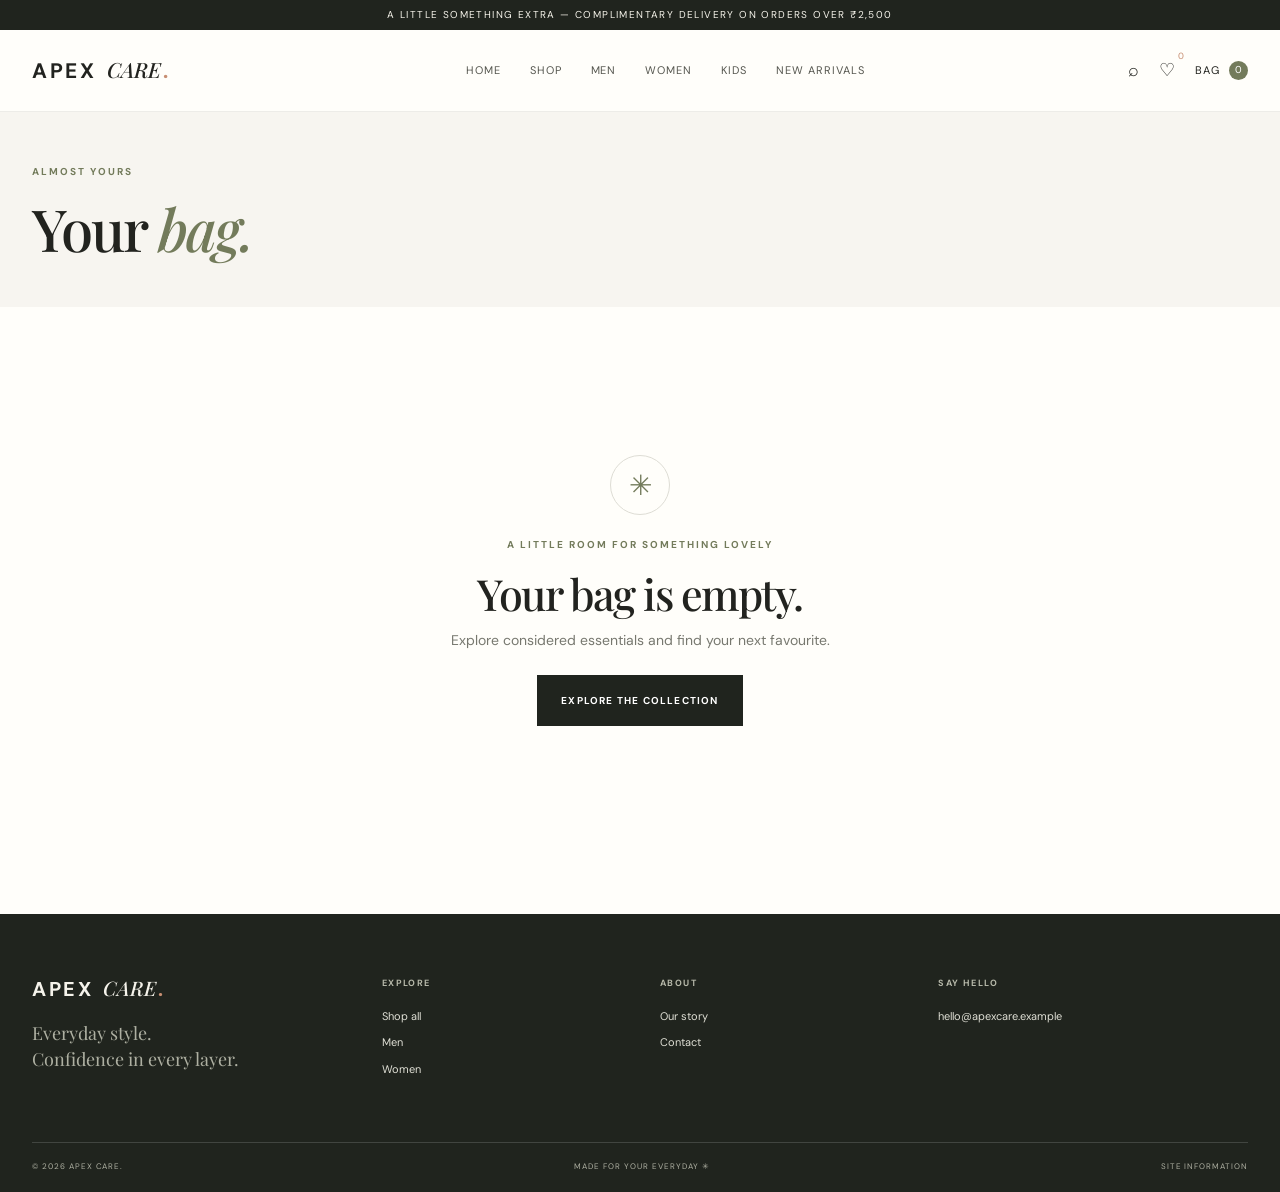
<file: docs/cart.html>
<!doctype html><html lang="en"><head><meta charset="utf-8"><meta name="viewport" content="width=device-width, initial-scale=1"><meta name="description" content="Review your APEX CARE shopping bag."><meta name="theme-color" content="#f7f5f0"><title>Your Bag | APEX CARE</title><link rel="preconnect" href="https://fonts.googleapis.com"><link rel="preconnect" href="https://fonts.gstatic.com" crossorigin><link href="https://fonts.googleapis.com/css2?family=DM+Sans:wght@400;500;600;700&family=Playfair+Display:wght@500;600;700&display=swap" rel="stylesheet"><link rel="stylesheet" href="css/style.css"></head><body><div class="announcement-bar">A little something extra — complimentary delivery on orders over ₹2,500</div><header class="site-header"><a class="brand" href="index.html">APEX <span>CARE</span><span class="brand-dot">.</span></a><button class="menu-toggle" type="button" aria-label="Toggle navigation" aria-expanded="false">☰</button><nav class="main-nav" aria-label="Main navigation"><a href="index.html">Home</a><a href="shop.html">Shop</a><a href="shop.html?category=Men">Men</a><a href="shop.html?category=Women">Women</a><a href="shop.html?category=Kids">Kids</a><a href="shop.html?new=true">New arrivals</a></nav><div class="header-actions"><a href="shop.html" class="header-icon" aria-label="Search">⌕</a><a href="shop.html#wishlist" class="header-icon wishlist-header" aria-label="Wishlist">♡<sup data-wishlist-count>0</sup></a><a data-nav href="cart.html" class="header-icon bag-link" aria-label="Shopping bag">Bag <span data-cart-count>0</span></a></div></header><main><section class="page-hero compact-hero"><div class="container"><p class="eyebrow">ALMOST YOURS</p><h1>Your <em>bag.</em></h1></div></section><section class="container cart-section" id="cart-root"></section></main><footer class="site-footer"><div class="footer-top"><div><a class="brand brand-footer" href="index.html">APEX <span>CARE</span><span class="brand-dot">.</span></a><p>Everyday style.<br>Confidence in every layer.</p></div><div><h3>Explore</h3><a href="shop.html">Shop all</a><a href="shop.html?category=Men">Men</a><a href="shop.html?category=Women">Women</a></div><div><h3>About</h3><a href="about.html">Our story</a><a href="contact.html">Contact</a></div><div><h3>Say hello</h3><a href="mailto:hello@apexcare.example">hello@apexcare.example</a></div></div><div class="footer-bottom"><span>© <span data-year></span> APEX CARE.</span><span>MADE FOR YOUR EVERYDAY ✳</span><a href="README.md">Site information</a></div></footer><script src="js/products.js"></script><script src="js/main.js"></script><script src="js/cart.js"></script></body></html>
</file>
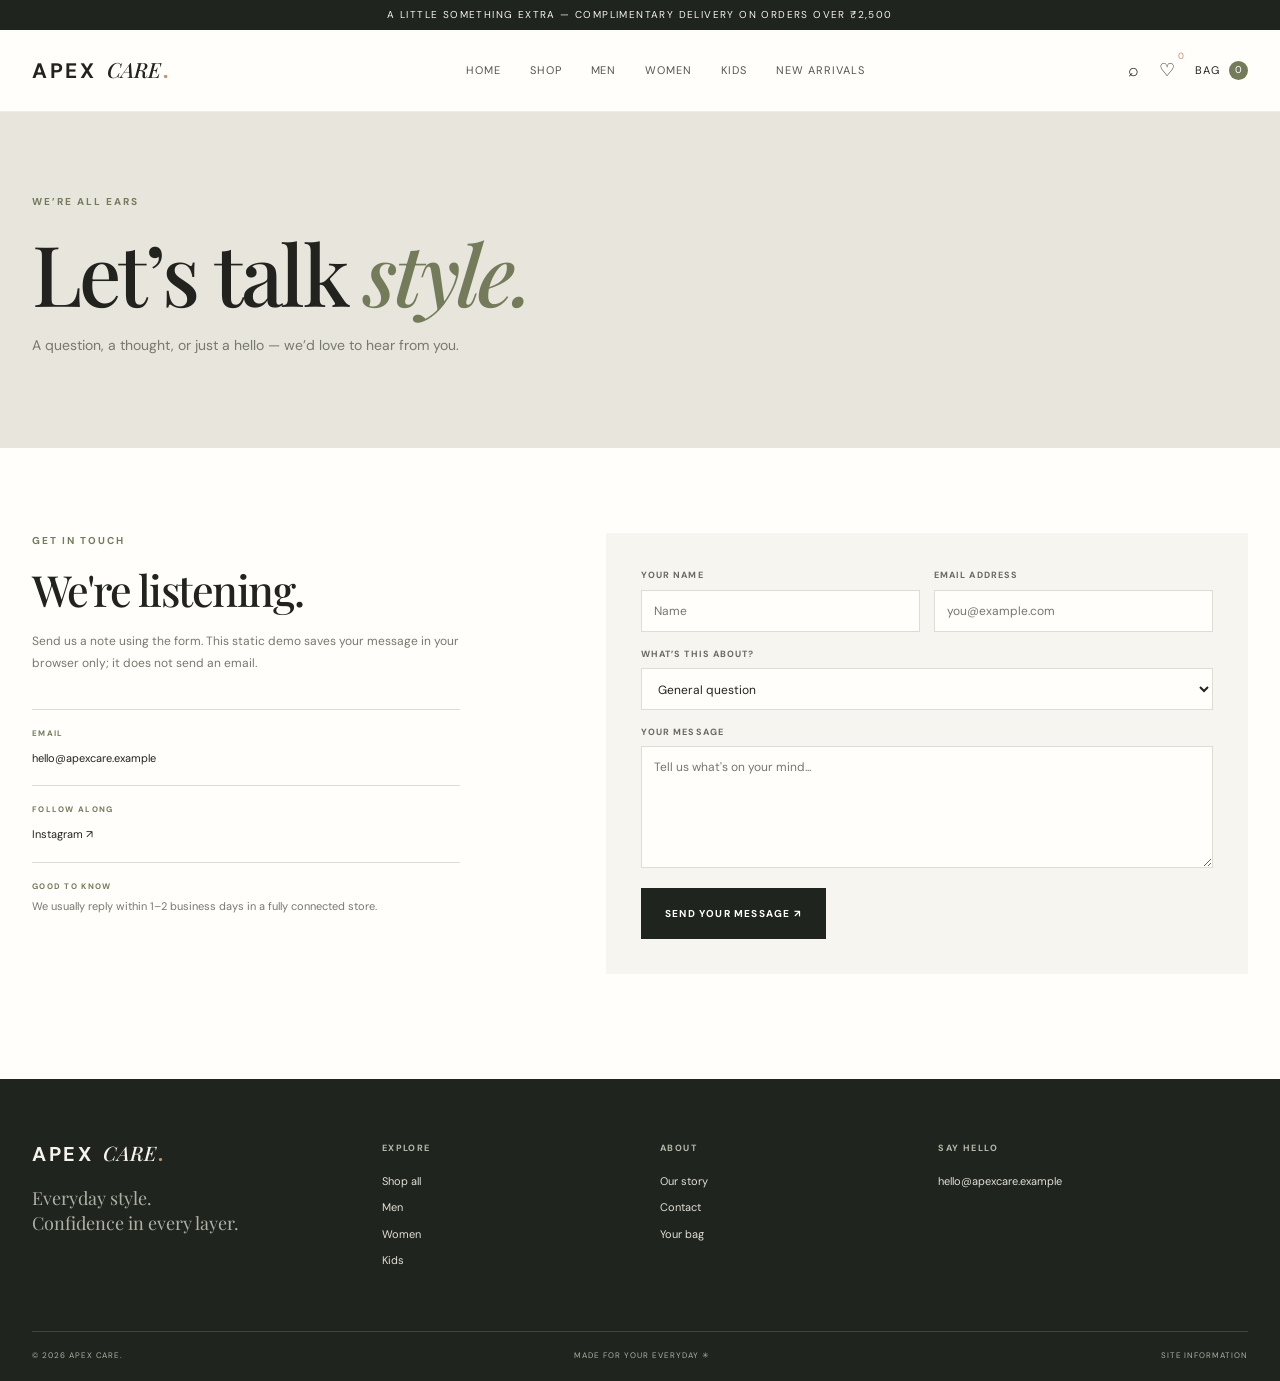
<file: docs/contact.html>
<!doctype html><html lang="en"><head><meta charset="utf-8"><meta name="viewport" content="width=device-width, initial-scale=1"><meta name="description" content="Get in touch with APEX CARE."><meta name="theme-color" content="#f7f5f0"><title>Contact | APEX CARE</title><link rel="preconnect" href="https://fonts.googleapis.com"><link rel="preconnect" href="https://fonts.gstatic.com" crossorigin><link href="https://fonts.googleapis.com/css2?family=DM+Sans:wght@400;500;600;700&family=Playfair+Display:wght@500;600;700&display=swap" rel="stylesheet"><link rel="stylesheet" href="css/style.css"></head><body><div class="announcement-bar">A little something extra — complimentary delivery on orders over ₹2,500</div><header class="site-header"><a class="brand" href="index.html">APEX <span>CARE</span><span class="brand-dot">.</span></a><button class="menu-toggle" type="button" aria-label="Toggle navigation" aria-expanded="false">☰</button><nav class="main-nav" aria-label="Main navigation"><a href="index.html">Home</a><a href="shop.html">Shop</a><a href="shop.html?category=Men">Men</a><a href="shop.html?category=Women">Women</a><a href="shop.html?category=Kids">Kids</a><a href="shop.html?new=true">New arrivals</a></nav><div class="header-actions"><a href="shop.html" class="header-icon" aria-label="Search">⌕</a><a href="shop.html#wishlist" class="header-icon wishlist-header" aria-label="Wishlist">♡<sup data-wishlist-count>0</sup></a><a href="cart.html" class="header-icon bag-link" aria-label="Shopping bag">Bag <span data-cart-count>0</span></a></div></header><main><section class="page-hero contact-hero"><div class="container"><p class="eyebrow">WE’RE ALL EARS</p><h1>Let’s talk <em>style.</em></h1><p>A question, a thought, or just a hello — we’d love to hear from you.</p></div></section><section class="container contact-layout"><div class="contact-intro"><p class="eyebrow">GET IN TOUCH</p><h2>We're listening.</h2><p>Send us a note using the form. This static demo saves your message in your browser only; it does not send an email.</p><div class="contact-detail"><span>EMAIL</span><a href="mailto:hello@apexcare.example">hello@apexcare.example</a></div><div class="contact-detail"><span>FOLLOW ALONG</span><a href="https://www.instagram.com/" target="_blank" rel="noopener">Instagram ↗</a></div><div class="contact-detail"><span>GOOD TO KNOW</span><p>We usually reply within 1–2 business days in a fully connected store.</p></div></div><div class="contact-form-wrap"><form id="contact-form" class="contact-form"><div class="form-two"><label>Your name<input type="text" name="name" placeholder="Name" required minlength="2" autocomplete="name"></label><label>Email address<input type="email" name="email" placeholder="you@example.com" required autocomplete="email"></label></div><label>What’s this about?<select name="topic"><option>General question</option><option>Product information</option><option>Order support</option><option>Collaboration</option></select></label><label>Your message<textarea name="message" rows="6" placeholder="Tell us what's on your mind..." required minlength="10"></textarea></label><button type="submit" class="button button-dark">Send your message ↗</button></form><div id="contact-success" class="form-success" hidden><span>✓</span><h3>Thanks for reaching out.</h3><p>Your message has been saved in this browser as a demo. No email was sent.</p></div></div></section></main><footer class="site-footer"><div class="footer-top"><div><a class="brand brand-footer" href="index.html">APEX <span>CARE</span><span class="brand-dot">.</span></a><p>Everyday style.<br>Confidence in every layer.</p></div><div><h3>Explore</h3><a href="shop.html">Shop all</a><a href="shop.html?category=Men">Men</a><a href="shop.html?category=Women">Women</a><a href="shop.html?category=Kids">Kids</a></div><div><h3>About</h3><a href="about.html">Our story</a><a href="contact.html">Contact</a><a href="cart.html">Your bag</a></div><div><h3>Say hello</h3><a href="mailto:hello@apexcare.example">hello@apexcare.example</a></div></div><div class="footer-bottom"><span>© <span data-year></span> APEX CARE.</span><span>MADE FOR YOUR EVERYDAY ✳</span><a href="README.md">Site information</a></div></footer><script src="js/products.js"></script><script src="js/main.js"></script><script src="js/contact.js"></script></body></html>
</file>
<file: docs/css/style.css>
:root{--paper:#f7f5f0;--white:#fffefa;--ink:#22231f;--muted:#77786f;--line:#deddd5;--olive:#737b5b;--olive-dark:#4e5740;--clay:#c78e72;--dark:#20241e;--serif:'Playfair Display',Georgia,serif;--sans:'DM Sans',Arial,sans-serif;--content:1240px;--shadow:0 18px 55px rgba(32,36,30,.12)}
*{box-sizing:border-box}html{scroll-behavior:smooth}body{margin:0;background:var(--white);color:var(--ink);font-family:var(--sans);font-size:14px;line-height:1.6}body.modal-open{overflow:hidden}a{color:inherit;text-decoration:none}button,input,select,textarea{font:inherit}button{cursor:pointer}img{display:block;max-width:100%}.container{width:min(var(--content),calc(100% - 64px));margin-inline:auto}.announcement-bar{height:30px;display:flex;align-items:center;justify-content:center;background:var(--dark);color:#f6f4eb;font-size:10px;letter-spacing:.14em;text-transform:uppercase;text-align:center;padding:0 14px}.site-header{height:82px;padding:0 max(32px,calc((100vw - var(--content))/2));display:flex;align-items:center;justify-content:space-between;background:var(--white);border-bottom:1px solid rgba(34,35,31,.08);position:relative;z-index:20}.brand{font-size:21px;letter-spacing:.13em;font-weight:700;white-space:nowrap}.brand>span:first-child{font-family:var(--serif);font-weight:500;font-style:italic;letter-spacing:0;padding:0 2px}.brand-dot{color:var(--clay)}.main-nav{display:flex;align-items:center;gap:29px;margin-left:32px}.main-nav a{font-size:11px;letter-spacing:.09em;text-transform:uppercase;color:#55564f;position:relative;padding:9px 0}.main-nav a:after{content:'';position:absolute;left:0;right:100%;bottom:2px;height:1px;background:var(--olive);transition:right .25s}.main-nav a:hover:after,.main-nav a.is-active:after{right:0}.main-nav a.is-active{color:var(--ink)}.header-actions{display:flex;align-items:center;gap:20px}.header-icon{border:0;background:transparent;color:var(--ink);font-size:18px;position:relative;white-space:nowrap}.header-icon sup{font-size:9px;position:absolute;top:-7px;right:-9px;color:var(--clay)}.bag-link{font-size:11px;letter-spacing:.08em;text-transform:uppercase}.bag-link span{display:inline-flex;align-items:center;justify-content:center;background:var(--olive);color:white;border-radius:50%;width:19px;height:19px;margin-left:5px;font-size:10px}.menu-toggle{display:none;background:none;border:0;font-size:22px;color:var(--ink)}.eyebrow{font-size:10px;letter-spacing:.2em;text-transform:uppercase;color:var(--olive);font-weight:700;margin:0 0 17px}.light-eyebrow{color:#e7e3d7}h1,h2,h3,p{margin-top:0}h1,h2{font-family:var(--serif);font-weight:500;letter-spacing:-.035em;line-height:1.08}h1 em,h2 em{font-weight:500;color:var(--olive);font-style:italic}h1{font-size:clamp(48px,6.2vw,86px);margin-bottom:20px}h2{font-size:clamp(35px,4vw,53px);margin-bottom:0}.button{display:inline-flex;justify-content:center;align-items:center;gap:25px;min-height:51px;padding:0 23px;border:1px solid transparent;text-transform:uppercase;letter-spacing:.12em;font-size:10px;font-weight:700;transition:transform .25s,background .25s,color .25s,border-color .25s}.button:hover{transform:translateY(-2px)}.button-dark{background:var(--dark);color:white}.button-dark:hover{background:var(--olive-dark)}.button-light{background:var(--white);color:var(--dark)}.button-light:hover{background:#e7e5dc}.button-outline{border-color:var(--ink);background:transparent;color:var(--ink)}.button-full{width:100%}.underlined-link{font-size:10px;letter-spacing:.13em;text-transform:uppercase;font-weight:700;border-bottom:1px solid var(--olive);padding:0 0 7px;white-space:nowrap}.underlined-link:hover{color:var(--olive)}.section{padding-top:94px;padding-bottom:94px}.section-soft{background:var(--paper)}.section-heading{display:flex;align-items:flex-end;justify-content:space-between;gap:25px;margin-bottom:35px}.section-heading .eyebrow{margin-bottom:12px}.hero{min-height:630px;background:#626a52;display:grid;grid-template-columns:42% 58%;overflow:hidden}.hero-copy{position:relative;z-index:1;padding:92px 30px 65px max(52px,calc((100vw - var(--content))/2));color:white;display:flex;flex-direction:column;align-items:flex-start;justify-content:center}.hero-copy h1{font-size:clamp(58px,7vw,94px);margin-bottom:21px}.hero-copy h1 em{color:#d9d7c6}.hero-copy>p:not(.eyebrow){max-width:310px;color:#e9e9df;font-size:13px;margin-bottom:32px}.hero-visual{position:relative;overflow:hidden;min-height:630px;background:linear-gradient(135deg,#d8c7b6,#87907b)}.hero-visual:after{content:'';position:absolute;inset:0;background:linear-gradient(90deg,rgba(35,40,31,.13),transparent 35%),linear-gradient(0deg,rgba(25,28,22,.12),transparent 45%)}.hero-visual img{width:100%;height:100%;object-fit:cover;position:absolute;inset:0}.hero-vertical{position:absolute;z-index:2;right:23px;top:35px;writing-mode:vertical-rl;color:white;font-size:9px;letter-spacing:.23em}.hero-stamp{position:absolute;z-index:2;right:60px;bottom:48px;width:112px;height:112px;border:1px solid rgba(255,255,255,.85);border-radius:50%;display:flex;align-items:center;justify-content:center;text-align:center;color:white;font-size:10px;letter-spacing:.15em;line-height:1.6;transform:rotate(12deg)}.hero-stamp span{font-size:20px;margin-left:4px}.hero-index{display:flex;gap:13px;align-items:center;position:absolute;left:max(52px,calc((100vw - var(--content))/2));bottom:31px;font-size:9px;letter-spacing:.13em;color:#e2e3d9}.hero-index i{width:46px;height:1px;background:#b7bca9}.ticker{height:51px;overflow:hidden;background:#e7e5dc;display:flex;align-items:center;white-space:nowrap}.ticker div{font-family:var(--serif);font-size:17px;letter-spacing:.17em;animation:ticker 27s linear infinite}.ticker span{padding:0 38px;color:var(--olive)}@keyframes ticker{from{transform:translateX(0)}to{transform:translateX(-22%)}}.category-grid{display:grid;grid-template-columns:1fr 1fr 1fr;gap:16px}.category-tile{height:370px;position:relative;display:flex;flex-direction:column;justify-content:flex-end;padding:26px;color:white;overflow:hidden;background:linear-gradient(145deg,#c9b6a6,#7d806b)}.category-tile:after{content:'';position:absolute;inset:0;background:linear-gradient(0deg,rgba(22,24,19,.68),transparent 66%);transition:opacity .3s}.category-tile img{position:absolute;inset:0;width:100%;height:100%;object-fit:cover;transition:transform .6s}.category-tile:hover img{transform:scale(1.045)}.category-tile span,.category-tile strong,.category-tile i{position:relative;z-index:1}.category-tile span{font-size:9px;letter-spacing:.16em;margin-bottom:8px;color:#e3e0d7}.category-tile strong{font-family:var(--serif);font-size:34px;font-weight:500;line-height:1.2}.category-tile i{font-size:10px;font-style:normal;letter-spacing:.1em;text-transform:uppercase;margin-top:12px}.product-grid{display:grid;grid-template-columns:repeat(4,minmax(0,1fr));gap:30px 17px}.product-card{min-width:0}.product-image-wrap{height:330px;position:relative;overflow:hidden;background:#ebe9e1}.product-image-link{display:block;width:100%;height:100%}.product-image{height:100%;width:100%;object-fit:cover;transition:transform .55s cubic-bezier(.2,.65,.3,1)}.product-card:hover .product-image{transform:scale(1.045)}.image-fallback{background:linear-gradient(145deg,#ddd7cb,#a6aa96)}.product-badge,.discount-badge{position:absolute;top:12px;left:12px;z-index:1;background:var(--white);padding:5px 8px;font-size:8px;letter-spacing:.12em;text-transform:uppercase}.discount-badge{top:auto;bottom:12px;left:12px;background:var(--olive);color:white}.wishlist-btn{position:absolute;right:12px;top:10px;border:0;background:rgba(255,254,250,.9);border-radius:50%;width:34px;height:34px;font-size:18px;color:var(--ink);line-height:1}.wishlist-btn.is-saved{color:#a85e55}.quick-view-btn{position:absolute;left:10px;right:10px;bottom:10px;height:38px;border:0;background:rgba(255,254,250,.94);font-size:9px;text-transform:uppercase;letter-spacing:.13em;font-weight:700;transform:translateY(55px);transition:transform .25s}.product-card:hover .quick-view-btn,.quick-view-btn:focus{transform:translateY(0)}.product-info{padding:13px 1px 0}.product-meta{display:flex;justify-content:space-between;gap:8px;color:#98988e;font-size:9px;text-transform:uppercase;letter-spacing:.1em;margin-bottom:5px}.product-name{display:block;font-size:13px;font-weight:600;line-height:1.4;margin-bottom:5px}.product-name:hover{color:var(--olive-dark)}.product-price{display:flex;align-items:center;gap:9px;font-size:12px}.product-price strong{font-weight:700}.product-price del,.detail-price del,.modal-price del{font-size:10px;color:#99998e}.text-add-btn{margin-top:9px;background:none;border:0;border-bottom:1px solid var(--line);width:100%;display:flex;justify-content:space-between;align-items:center;padding:8px 0 5px;text-transform:uppercase;letter-spacing:.12em;font-size:9px;font-weight:700;color:#505248}.text-add-btn:hover{color:var(--olive)}.text-add-btn span{font-size:16px}.editorial{display:grid;grid-template-columns:1.05fr .95fr;align-items:center;gap:11%;padding-top:100px;padding-bottom:105px}.editorial-photo{height:520px;position:relative;background:#e5dfd4}.editorial-photo img{width:100%;height:100%;object-fit:cover}.editorial-note{position:absolute;right:-27px;bottom:36px;background:#d7c9b7;color:var(--ink);padding:17px 22px;font-family:var(--serif);font-size:16px;line-height:1.15;letter-spacing:.07em}.editorial-copy{max-width:400px;position:relative;padding-bottom:45px}.editorial-copy h2{font-size:clamp(52px,5.5vw,72px);margin-bottom:22px}.editorial-copy>p:not(.eyebrow){color:#717269;line-height:1.9;margin-bottom:29px}.editorial-number{position:absolute;right:0;bottom:0;font-size:9px;letter-spacing:.18em;color:#a5a49a}.promo-banner{min-height:390px;background:#6f775b;color:white;padding:68px max(52px,calc((100vw - var(--content))/2));display:flex;align-items:center;justify-content:space-between;position:relative;overflow:hidden}.promo-banner:after{content:'✳';position:absolute;font-size:400px;line-height:1;color:rgba(255,255,255,.06);right:20%;top:-95px}.promo-content{position:relative;z-index:1}.promo-content h2{font-size:clamp(44px,5vw,63px);margin-bottom:17px}.promo-content h2 em{color:#e2dccd}.promo-content>p:not(.eyebrow){color:#e6e6dc;margin-bottom:24px}.promo-side{z-index:1;border:1px solid rgba(255,255,255,.4);width:160px;height:160px;border-radius:50%;display:flex;flex-direction:column;justify-content:center;align-items:center;font-family:var(--serif);font-size:20px;line-height:1.1;letter-spacing:.13em;transform:rotate(9deg)}.promo-side span{text-align:center;font-size:24px}.promo-side b{font-family:var(--sans);font-size:20px;font-weight:400;margin-top:8px}.rating-mark{font-size:14px;color:#b38b5f;letter-spacing:.1em}.rating-mark small{display:block;color:#8d8d82;font-size:8px;letter-spacing:.13em;text-align:right}.quote-grid{display:grid;grid-template-columns:repeat(3,1fr);gap:18px}.quote-grid blockquote{padding:28px 26px;background:var(--paper);margin:0;min-height:200px}.quote-grid blockquote div{color:#b38b5f;letter-spacing:.1em;font-size:12px}.quote-grid blockquote p{font-family:var(--serif);font-size:18px;line-height:1.55;margin:17px 0 19px}.quote-grid cite{font-style:normal;font-size:9px;text-transform:uppercase;letter-spacing:.12em;color:#85867d}.newsletter-section{background:#e7e5dc;padding:65px max(52px,calc((100vw - var(--content))/2));display:flex;justify-content:space-between;align-items:center;gap:60px}.newsletter-section h2{font-size:44px;margin-bottom:13px}.newsletter-section>div>p:not(.eyebrow){color:#76766c;font-size:12px;margin-bottom:0}.newsletter-form{width:min(440px,100%);display:grid;grid-template-columns:1fr 52px;align-items:center;border-bottom:1px solid var(--ink)}.newsletter-form input{background:transparent;border:0;outline:0;padding:13px 4px;font-size:12px;min-width:0}.newsletter-form button{border:0;background:var(--dark);color:white;height:39px;font-size:19px}.newsletter-form small{grid-column:1/-1;color:#8b8b80;font-size:8px;padding-top:10px}.site-footer{background:#20241e;color:#f5f3eb;padding:58px max(32px,calc((100vw - var(--content))/2)) 19px}.footer-top{display:grid;grid-template-columns:1.3fr 1fr 1fr 1.3fr;gap:40px;padding-bottom:52px}.brand-footer{font-size:20px}.footer-top>div:first-child p{color:#aeb0a2;font-family:var(--serif);font-size:18px;line-height:1.4;margin-top:16px}.footer-top h3{font-size:9px;letter-spacing:.16em;text-transform:uppercase;color:#b7b9aa;margin:4px 0 17px}.footer-top>div>a:not(.brand),.footer-top>div .social-links a{display:block;color:#e0e0d6;font-size:11px;margin:9px 0}.footer-top a:hover{color:#c9b79f}.social-links{display:flex;gap:15px;margin-top:18px}.social-links a{white-space:nowrap}.footer-bottom{border-top:1px solid rgba(255,255,255,.15);padding-top:17px;display:flex;justify-content:space-between;gap:16px;color:#aeb0a2;font-size:8px;letter-spacing:.12em;text-transform:uppercase}.footer-bottom a:hover{color:white}.toast{position:fixed;z-index:80;bottom:25px;left:50%;transform:translate(-50%,20px);background:var(--dark);color:white;padding:13px 22px;font-size:11px;letter-spacing:.04em;opacity:0;pointer-events:none;transition:opacity .2s,transform .2s;box-shadow:var(--shadow);max-width:calc(100% - 30px);text-align:center}.toast.show{opacity:1;transform:translate(-50%,0)}.quick-view-modal{display:none;position:fixed;inset:0;z-index:70;align-items:center;justify-content:center;padding:25px}.quick-view-modal.is-open{display:flex}.modal-backdrop{position:absolute;inset:0;background:rgba(21,23,19,.65)}.modal-panel{position:relative;z-index:1;background:var(--white);width:min(850px,100%);max-height:90vh;overflow:auto;display:grid;grid-template-columns:1fr 1fr;box-shadow:var(--shadow)}.modal-close{position:absolute;z-index:2;right:13px;top:11px;background:var(--white);border:0;width:33px;height:33px;font-size:23px}.modal-image{min-height:480px;background:#ebe9e1}.modal-image img{width:100%;height:100%;object-fit:cover}.modal-copy{padding:55px 42px 35px}.modal-copy h2{font-size:34px;margin-bottom:13px}.modal-price{font-weight:700;margin-bottom:17px}.modal-copy>p:not(.eyebrow,.modal-price){color:#77786f;font-size:12px;line-height:1.8}.modal-copy select,.field-label+select{width:100%;margin:5px 0 15px}.field-label{display:block;font-size:9px;letter-spacing:.13em;text-transform:uppercase;font-weight:700;color:#6b6d62;margin:17px 0 6px}.modal-copy select,.product-detail-copy select,.filter-panel select,.sort-row select,.contact-form select{height:42px;padding:0 12px;background:transparent;border:1px solid var(--line);color:var(--ink);font-size:11px}.modal-copy .button{margin-top:8px}.modal-copy .underlined-link{display:table;margin-top:18px}.page-hero{background:var(--paper);padding:82px 0 78px}.page-hero .container{position:relative}.page-hero h1{font-size:clamp(55px,7vw,84px);margin-bottom:16px}.page-hero p:not(.eyebrow){color:#77786f;max-width:430px}.shop-hero{background:#e7e5dc}.shop-section{padding-top:65px;padding-bottom:105px}.shop-toolbar{display:flex;justify-content:space-between;align-items:flex-end;margin-bottom:27px;gap:25px}.shop-toolbar .eyebrow{margin-bottom:7px}.shop-toolbar h2{font-size:38px}.results-count{display:block;font-size:10px;color:#99998f;margin-top:8px}.shop-search-wrap{position:relative;width:min(300px,100%)}.shop-search-wrap input{width:100%;height:43px;border:0;border-bottom:1px solid var(--line);background:transparent;outline:0;padding:0 32px 0 4px;font-size:11px}.shop-search-wrap span{position:absolute;right:4px;top:8px;font-size:20px}.shop-layout{display:grid;grid-template-columns:220px 1fr;gap:36px}.filter-panel{border-top:1px solid var(--line);padding-top:18px}.filter-heading{display:flex;justify-content:space-between;align-items:center;margin-bottom:25px}.filter-heading h3{font-family:var(--serif);font-size:23px;font-weight:500;margin:0}.filter-heading button{border:0;background:none;text-decoration:underline;font-size:9px;color:#83847a}.filter-panel select{width:100%;margin:0 0 16px}.price-label{display:flex;justify-content:space-between;align-items:center;margin-top:14px}.price-label strong{font-size:10px;color:var(--ink)}input[type=range]{accent-color:var(--olive);width:100%;margin:13px 0 23px}.check-filter{display:flex;align-items:center;gap:9px;font-size:10px;color:#66675f}.check-filter input{accent-color:var(--olive)}.filter-note{margin-top:52px;border:1px solid var(--line);padding:17px 15px}.filter-note span{font-size:22px;color:var(--olive)}.filter-note p{font-family:var(--serif);font-size:17px;line-height:1.3;margin:7px 0 0}.sort-row{display:flex;justify-content:space-between;align-items:center;margin-bottom:17px;color:#88897f;font-size:9px;letter-spacing:.08em;text-transform:uppercase}.sort-row select{border:0;border-bottom:1px solid var(--line);height:34px;padding:0 25px 0 5px;font-size:9px}.shop-results .product-grid{grid-template-columns:repeat(3,minmax(0,1fr));gap:27px 16px}.shop-results .product-image-wrap{height:300px}.no-results{text-align:center;padding:85px 10px}.no-results>span{font-size:35px;color:var(--olive)}.no-results h3{font-family:var(--serif);font-size:30px;font-weight:500;margin:10px 0}.no-results p{color:var(--muted)}.no-results[hidden]{display:none}.compact-hero{padding:52px 0 47px}.compact-hero h1{font-size:58px;margin-bottom:0}.cart-section{padding-top:60px;padding-bottom:100px}.cart-layout{display:grid;grid-template-columns:minmax(0,1fr) 320px;gap:55px;align-items:start}.cart-heading{display:grid;grid-template-columns:1fr 130px 90px;padding:0 0 14px;border-bottom:1px solid var(--line);font-size:9px;text-transform:uppercase;letter-spacing:.13em;color:#8c8c81}.cart-heading span:nth-child(2),.cart-heading span:nth-child(3){text-align:center}.cart-row{display:grid;grid-template-columns:100px minmax(0,1fr) 120px 90px;gap:17px;align-items:center;padding:19px 0;border-bottom:1px solid var(--line)}.cart-thumb{height:125px;background:#ebe9e1}.cart-thumb img{height:100%;width:100%;object-fit:cover}.cart-product>a{display:block;font-size:12px;font-weight:700;margin-bottom:6px}.cart-product>span{display:block;color:#8c8d83;font-size:10px;margin-bottom:7px}.cart-product>strong{font-size:11px}.remove-item{display:block;border:0;background:none;padding:5px 0 0;color:#898a80;text-decoration:underline;font-size:9px}.quantity-control{border:1px solid var(--line);display:flex;align-items:center;justify-content:space-between;height:34px}.quantity-control button{width:32px;height:32px;border:0;background:transparent;font-size:16px}.quantity-control span{font-size:10px}.line-total{text-align:right;font-size:11px}.order-summary{background:var(--paper);padding:27px 25px}.order-summary .eyebrow{margin-bottom:6px}.order-summary h2{font-size:27px;margin-bottom:25px}.order-summary>div:not(.summary-total){display:flex;justify-content:space-between;margin:14px 0;font-size:11px}.order-summary>div strong{font-size:11px}.shipping-note{font-size:9px;color:var(--olive-dark);background:#e7e8df;padding:8px;margin:16px 0}.summary-total{border-top:1px solid var(--line);padding-top:18px;margin:18px 0;display:flex;justify-content:space-between;align-items:center}.summary-total span{font-family:var(--serif);font-size:20px}.summary-total strong{font-size:17px}.secure-note{text-align:center;color:#99998e;font-size:8px;margin:10px 0 16px}.continue-shopping{display:block;text-align:center;font-size:9px;text-transform:uppercase;letter-spacing:.1em;text-decoration:underline}.empty-cart{text-align:center;padding:88px 20px}.empty-icon{width:60px;height:60px;border:1px solid var(--line);border-radius:50%;display:flex;align-items:center;justify-content:center;font-family:var(--serif);font-size:28px;margin:0 auto 22px;color:var(--olive)}.empty-cart h2{font-size:43px;margin-bottom:13px}.empty-cart>p:not(.eyebrow){color:var(--muted);margin-bottom:24px}.checkout-panel{margin:40px auto 0;padding:35px;background:var(--paper);display:grid;grid-template-columns:1fr 1fr;gap:40px;max-width:850px}.checkout-panel h2{font-size:32px;margin-bottom:10px}.checkout-panel p{color:var(--muted);font-size:11px}.checkout-form,.contact-form{display:grid;gap:15px}.checkout-form label,.contact-form label{display:grid;gap:7px;font-size:9px;letter-spacing:.12em;text-transform:uppercase;font-weight:700;color:#686a60}.checkout-form input,.checkout-form textarea,.contact-form input,.contact-form textarea,.contact-form select{width:100%;border:1px solid var(--line);background:var(--white);padding:12px;font:400 12px var(--sans);letter-spacing:0;text-transform:none;outline-color:var(--olive);resize:vertical}.checkout-form .button{width:100%}.order-success{padding-top:60px}.product-detail{display:grid;grid-template-columns:1.05fr .95fr;gap:75px;padding-top:25px;padding-bottom:85px;align-items:start}.breadcrumbs{display:flex;gap:11px;color:#898a80;font-size:9px;letter-spacing:.08em;text-transform:uppercase;padding-top:22px}.breadcrumbs a:hover{color:var(--olive)}.product-detail-image{height:650px;position:relative;background:#ebe9e1}.product-detail-image>img{height:100%;width:100%;object-fit:cover}.product-detail-image .product-badge{top:18px;left:18px}.product-detail-copy{padding-top:32px;position:sticky;top:30px}.product-detail-copy .eyebrow{margin-bottom:13px}.product-detail-copy h1{font-size:clamp(38px,4vw,55px);margin-bottom:15px}.detail-price{display:flex;align-items:center;gap:12px;margin-bottom:23px}.detail-price strong{font-size:17px}.saving{background:#e7e8df;color:var(--olive-dark);padding:4px 8px;font-size:8px;letter-spacing:.08em}.detail-description{color:#77786f;line-height:1.9;font-size:12px;padding-bottom:22px;border-bottom:1px solid var(--line)}.detail-option{margin-top:20px}.detail-option .field-label{margin:0 0 11px}.color-options{display:flex;gap:8px;flex-wrap:wrap}.color-option input{position:absolute;opacity:0;pointer-events:none}.color-option span{display:inline-block;border:1px solid var(--line);padding:8px 13px;font-size:9px}.color-option input:checked+span{border-color:var(--ink);background:var(--paper)}.product-detail-copy select{width:100%}.size-note{font-size:9px;color:#93948a}.detail-actions{display:flex;gap:10px;margin:22px 0 35px}.detail-actions .button{flex:1}.wishlist-detail{background:transparent;border:1px solid var(--line);padding:0 18px;font-size:10px}.product-accordion{border-top:1px solid var(--line)}.product-accordion details{border-bottom:1px solid var(--line);padding:15px 0}.product-accordion summary{font-size:10px;letter-spacing:.1em;text-transform:uppercase;font-weight:700;cursor:pointer}.product-accordion details p{font-size:11px;color:#77786f;line-height:1.8;margin:13px 0 0}.breadcrumbs+.product-detail{padding-top:25px}.about-hero{min-height:360px;display:flex;align-items:center;background:#e7e5dc}.about-hero h1{font-size:clamp(55px,7vw,86px)}.about-story{display:grid;grid-template-columns:1fr 1fr;gap:9%;align-items:center;padding-top:95px;padding-bottom:100px}.about-photo{height:510px;background:#e6e0d6}.about-photo img{height:100%;width:100%;object-fit:cover}.about-copy{max-width:450px}.about-copy h2{font-size:clamp(45px,5.1vw,65px);margin-bottom:23px}.about-copy>p:not(.eyebrow){font-size:12px;color:#77786f;line-height:2;margin-bottom:16px}.about-copy .button{margin-top:10px}.values-section{background:var(--paper);padding:85px 0 100px}.values-grid{display:grid;grid-template-columns:repeat(3,1fr);gap:30px;margin-top:43px}.values-grid article{border-top:1px solid #c9c8bd;padding-top:18px}.values-grid article>span{font-size:10px;color:var(--olive);letter-spacing:.15em}.values-grid h3{font-family:var(--serif);font-weight:500;font-size:25px;margin:18px 0 9px}.values-grid p{font-size:11px;color:#797a71;max-width:290px;line-height:1.8}.about-closer{background:#6f775b;color:white;text-align:center;padding:88px 20px}.about-closer h2{font-size:clamp(42px,5.5vw,68px);margin-bottom:27px}.about-closer h2 em{color:#e2dccd}.contact-hero{background:#e7e5dc}.contact-layout{display:grid;grid-template-columns:.8fr 1.2fr;gap:12%;padding-top:85px;padding-bottom:105px}.contact-intro h2{font-size:43px;margin-bottom:17px}.contact-intro>p:not(.eyebrow){color:#77786f;font-size:12px;line-height:1.9;margin-bottom:34px}.contact-detail{border-top:1px solid var(--line);padding:17px 0}.contact-detail span{display:block;color:var(--olive);font-size:8px;letter-spacing:.16em;font-weight:700;margin-bottom:6px}.contact-detail a,.contact-detail p{font-size:11px;margin:0}.contact-detail p{color:#77786f}.contact-form-wrap{background:var(--paper);padding:35px}.form-two{display:grid;grid-template-columns:1fr 1fr;gap:14px}.contact-form .button{justify-self:start;margin-top:5px}.form-success{text-align:center;padding:60px 20px}.form-success>span{display:flex;width:48px;height:48px;border:1px solid var(--olive);border-radius:50%;justify-content:center;align-items:center;margin:0 auto 15px;color:var(--olive);font-size:20px}.form-success h3{font-family:var(--serif);font-size:28px;font-weight:500}.form-success p{color:var(--muted);font-size:11px}.sr-only{position:absolute;width:1px;height:1px;padding:0;margin:-1px;overflow:hidden;clip:rect(0,0,0,0);white-space:nowrap;border:0}
@media(max-width:1050px){.site-header{padding-inline:25px}.main-nav{gap:16px;margin-left:16px}.main-nav a{font-size:9px}.header-actions{gap:14px}.hero{grid-template-columns:45% 55%;min-height:570px}.hero-copy{padding-left:40px}.hero-index{left:40px}.hero-visual{min-height:570px}.product-image-wrap{height:290px}.shop-results .product-grid{grid-template-columns:repeat(2,minmax(0,1fr))}.shop-results .product-image-wrap{height:340px}.product-detail{gap:45px}.product-detail-image{height:570px}}
@media(max-width:760px){.container{width:min(100% - 36px,var(--content))}.announcement-bar{font-size:8px;height:28px;letter-spacing:.09em}.site-header{height:68px;padding:0 18px}.brand{font-size:18px}.menu-toggle{display:block;order:3}.header-actions{margin-left:auto;margin-right:17px;gap:15px}.header-icon{font-size:16px}.bag-link{font-size:9px}.main-nav{display:none;position:absolute;left:0;right:0;top:68px;margin:0;padding:17px 22px 23px;background:var(--white);border-top:1px solid var(--line);box-shadow:0 15px 25px rgba(0,0,0,.07);flex-direction:column;align-items:flex-start;gap:9px}.main-nav.is-open{display:flex}.main-nav a{font-size:10px;width:100%;padding:7px 0}.hero{grid-template-columns:1fr;min-height:0}.hero-copy{min-height:425px;padding:70px 25px 75px}.hero-copy h1{font-size:68px}.hero-visual{min-height:330px;height:330px}.hero-index{left:25px;bottom:26px}.hero-stamp{right:30px;bottom:28px;width:91px;height:91px;font-size:8px}.hero-vertical{right:14px;top:20px}.ticker{height:43px}.ticker div{font-size:13px}.ticker span{padding:0 20px}.section{padding-top:67px;padding-bottom:67px}.section-heading{align-items:flex-start;margin-bottom:26px}.section-heading h2{font-size:37px}.section-heading .underlined-link{font-size:8px;margin-top:23px}.category-grid{grid-template-columns:1fr 1fr;gap:10px}.category-tile{height:275px;padding:18px}.category-tile:last-child{grid-column:1/-1;height:260px}.category-tile strong{font-size:27px}.product-grid{grid-template-columns:repeat(2,minmax(0,1fr));gap:24px 11px}.product-image-wrap{height:260px}.product-meta{font-size:8px}.product-name{font-size:11px}.product-price{font-size:11px}.quick-view-btn{transform:none;height:33px;font-size:8px;left:7px;right:7px;bottom:7px}.wishlist-btn{width:30px;height:30px;right:8px;top:8px}.editorial{grid-template-columns:1fr;gap:40px;padding-top:72px;padding-bottom:75px}.editorial-photo{height:390px;width:calc(100% - 15px)}.editorial-note{right:-15px;bottom:25px}.editorial-copy{padding-bottom:33px}.editorial-copy h2{font-size:58px}.promo-banner{padding:61px 25px;min-height:370px}.promo-content h2{font-size:49px}.promo-side{width:105px;height:105px;font-size:14px;position:absolute;right:25px;bottom:27px;opacity:.8}.promo-side span{font-size:17px}.promo-side b{font-size:14px}.quote-grid{grid-template-columns:1fr;gap:11px}.quote-grid blockquote{min-height:0;padding:22px}.quote-grid blockquote p{font-size:16px;margin:10px 0}.rating-mark{font-size:11px}.rating-mark small{font-size:6px}.newsletter-section{padding:54px 22px;display:block}.newsletter-section h2{font-size:39px}.newsletter-form{margin-top:27px}.footer-top{grid-template-columns:1fr 1fr;gap:30px 20px;padding-bottom:33px}.site-footer{padding:43px 22px 17px}.footer-bottom{flex-wrap:wrap;font-size:7px;gap:10px}.footer-bottom span:nth-child(2){display:none}.modal-panel{grid-template-columns:1fr;max-width:440px;max-height:90vh}.modal-image{height:260px;min-height:260px}.modal-copy{padding:25px}.modal-copy h2{font-size:28px}.page-hero{padding:55px 0}.page-hero h1{font-size:57px}.page-hero p:not(.eyebrow){font-size:11px}.shop-section{padding-top:43px;padding-bottom:70px}.shop-toolbar{display:block}.shop-toolbar h2{font-size:33px}.shop-search-wrap{margin-top:17px;width:100%}.shop-layout{grid-template-columns:1fr;gap:25px}.filter-panel{display:grid;grid-template-columns:1fr 1fr;gap:0 12px;padding-top:14px}.filter-heading{grid-column:1/-1;margin-bottom:10px}.filter-panel .field-label{margin-top:9px}.filter-panel select{margin-bottom:8px}.price-label{grid-column:1/-1}.filter-panel input[type=range]{grid-column:1/-1;margin:5px 0 13px}.check-filter{grid-column:1/-1}.filter-note{display:none}.shop-results .product-grid{grid-template-columns:repeat(2,minmax(0,1fr));gap:22px 10px}.shop-results .product-image-wrap{height:260px}.sort-row{margin-bottom:12px}.sort-row span{font-size:8px}.compact-hero{padding:38px 0}.compact-hero h1{font-size:48px}.cart-section{padding-top:32px;padding-bottom:65px}.cart-layout{grid-template-columns:1fr;gap:30px}.cart-heading{display:none}.cart-row{grid-template-columns:75px minmax(0,1fr) 78px;gap:12px;padding:14px 0}.cart-thumb{height:100px}.cart-product>a{font-size:11px}.cart-product>span{font-size:9px}.quantity-control{grid-column:2;grid-row:2;width:80px;height:29px;margin-top:-5px}.quantity-control button{height:27px;width:27px}.line-total{grid-column:3;grid-row:1 / span 2;font-size:10px}.order-summary{padding:25px 20px}.empty-cart{padding:60px 10px}.empty-cart h2{font-size:35px}.checkout-panel{grid-template-columns:1fr;padding:25px 18px;gap:20px}.product-detail{grid-template-columns:1fr;gap:22px;padding-bottom:55px}.product-detail-image{height:440px}.product-detail-copy{position:static;padding-top:0}.product-detail-copy h1{font-size:42px}.breadcrumbs{width:calc(100% - 36px)}.about-story{grid-template-columns:1fr;gap:35px;padding-top:60px;padding-bottom:65px}.about-photo{height:390px}.about-copy h2{font-size:51px}.values-section{padding:62px 0}.values-grid{grid-template-columns:1fr;gap:13px;margin-top:25px}.values-grid article{padding-top:13px}.values-grid h3{font-size:22px;margin:10px 0 5px}.values-grid p{margin-bottom:14px}.about-closer{padding:68px 18px}.contact-layout{grid-template-columns:1fr;gap:34px;padding-top:58px;padding-bottom:70px}.contact-form-wrap{padding:23px 17px}.form-two{grid-template-columns:1fr;gap:15px}.contact-intro h2{font-size:37px}}
@media(max-width:380px){.header-actions{gap:10px;margin-right:10px}.header-icon{font-size:14px}.brand{font-size:16px}.hero-copy h1{font-size:59px}.product-image-wrap,.shop-results .product-image-wrap{height:220px}.category-tile{height:240px}.footer-top{gap:25px 13px}}
@media(prefers-reduced-motion:reduce){*,*::before,*::after{scroll-behavior:auto!important;animation-duration:.01ms!important;animation-iteration-count:1!important;transition-duration:.01ms!important}}
</file>
